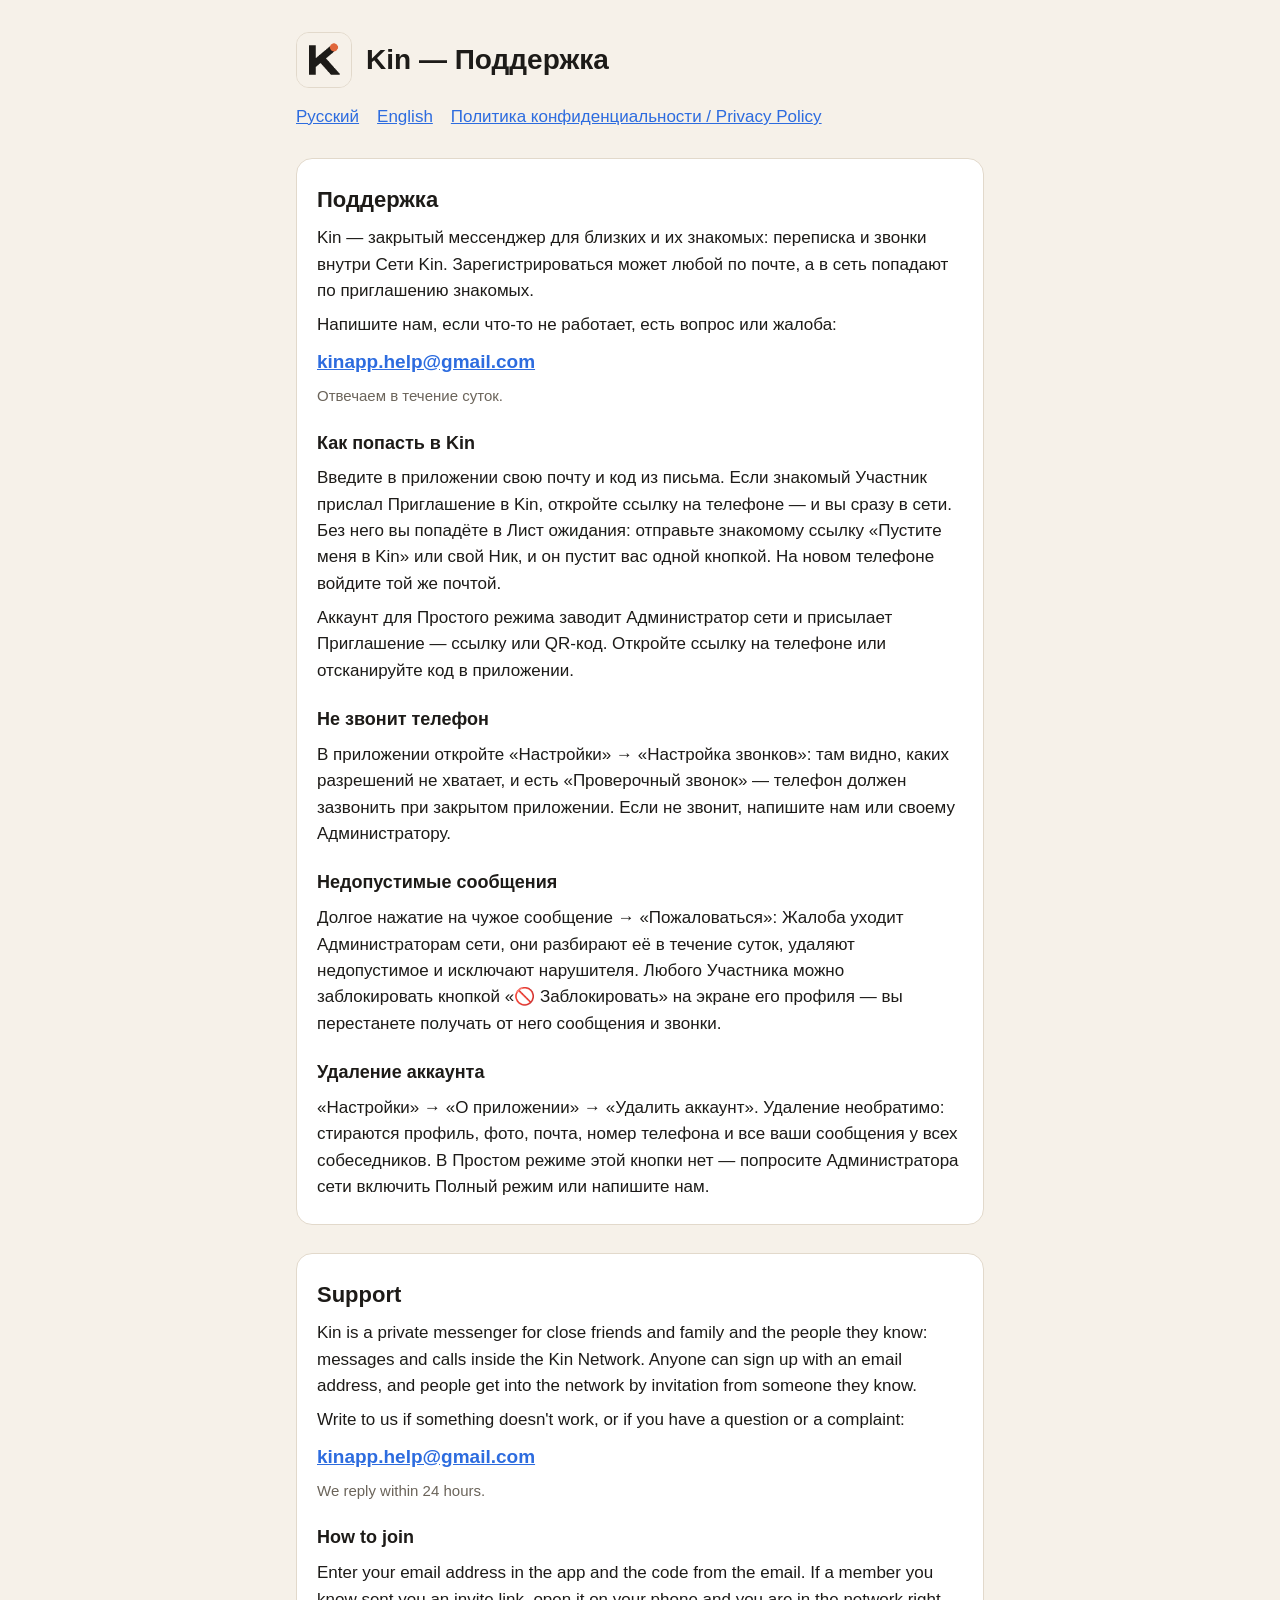
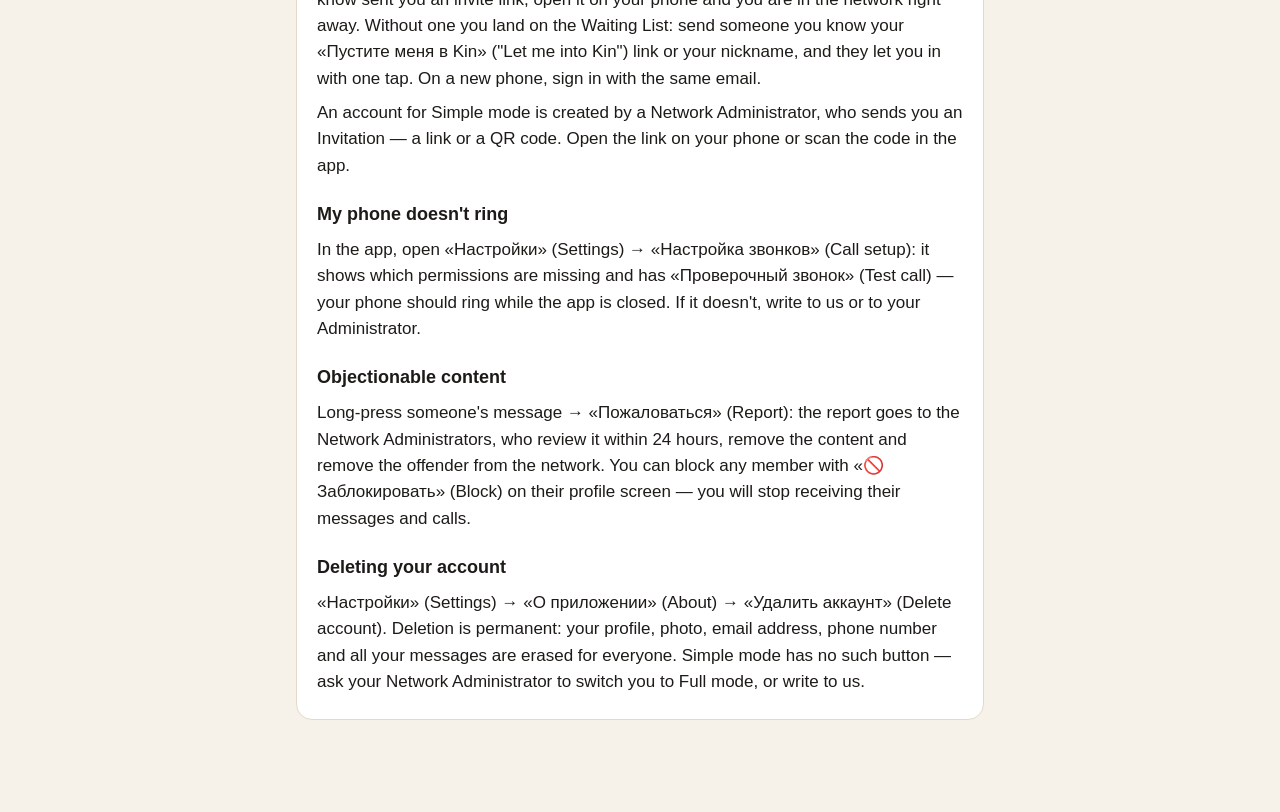
<file: index.html>
<!doctype html>
<html lang="ru">
	<head>
		<meta charset="utf-8" />
		<meta name="viewport" content="width=device-width, initial-scale=1" />
		<meta name="robots" content="noindex" />
		<title>Kin — Поддержка / Support</title>
		<link rel="icon" href="icon.png" />
		<link rel="apple-touch-icon" href="icon.png" />
		<link rel="stylesheet" href="style.css" />
	</head>
	<body>
		<main>
			<header>
				<img src="icon.png" alt="" />
				<h1>Kin — Поддержка</h1>
			</header>
			<nav>
				<a href="#ru">Русский</a>
				<a href="#en">English</a>
				<a href="privacy.html">Политика конфиденциальности / Privacy Policy</a>
			</nav>

			<section id="ru" lang="ru">
				<h2>Поддержка</h2>
				<p>
					Kin — закрытый мессенджер для близких и их знакомых: переписка и звонки внутри Сети Kin. Зарегистрироваться
					может любой по почте, а в сеть попадают по приглашению знакомых.
				</p>
				<p>Напишите нам, если что-то не работает, есть вопрос или жалоба:</p>
				<p class="mail"><a href="mailto:kinapp.help@gmail.com">kinapp.help@gmail.com</a></p>
				<p class="muted">Отвечаем в течение суток.</p>

				<h3>Как попасть в Kin</h3>
				<p>
					Введите в приложении свою почту и код из письма. Если знакомый Участник прислал Приглашение в Kin, откройте
					ссылку на телефоне — и вы сразу в сети. Без него вы попадёте в Лист ожидания: отправьте знакомому ссылку
					«Пустите меня в Kin» или свой Ник, и он пустит вас одной кнопкой. На новом телефоне войдите той же почтой.
				</p>
				<p>
					Аккаунт для Простого режима заводит Администратор сети и присылает Приглашение — ссылку или QR-код. Откройте
					ссылку на телефоне или отсканируйте код в приложении.
				</p>

				<h3>Не звонит телефон</h3>
				<p>
					В приложении откройте «Настройки» → «Настройка звонков»: там видно, каких разрешений не хватает, и есть
					«Проверочный звонок» — телефон должен зазвонить при закрытом приложении. Если не звонит, напишите нам или
					своему Администратору.
				</p>

				<h3>Недопустимые сообщения</h3>
				<p>
					Долгое нажатие на чужое сообщение → «Пожаловаться»: Жалоба уходит Администраторам сети, они разбирают её в
					течение суток, удаляют недопустимое и исключают нарушителя. Любого Участника можно заблокировать кнопкой
					«🚫 Заблокировать» на экране его профиля — вы перестанете получать от него сообщения и звонки.
				</p>

				<h3>Удаление аккаунта</h3>
				<p>
					«Настройки» → «О приложении» → «Удалить аккаунт». Удаление необратимо: стираются профиль, фото, почта,
					номер телефона и все ваши сообщения у всех собеседников. В Простом режиме этой кнопки нет — попросите
					Администратора сети включить Полный режим или напишите нам.
				</p>
			</section>

			<section id="en" lang="en">
				<h2>Support</h2>
				<p>
					Kin is a private messenger for close friends and family and the people they know: messages and calls inside
					the Kin Network. Anyone can sign up with an email address, and people get into the network by invitation
					from someone they know.
				</p>
				<p>Write to us if something doesn't work, or if you have a question or a complaint:</p>
				<p class="mail"><a href="mailto:kinapp.help@gmail.com">kinapp.help@gmail.com</a></p>
				<p class="muted">We reply within 24 hours.</p>

				<h3>How to join</h3>
				<p>
					Enter your email address in the app and the code from the email. If a member you know sent you an invite
					link, open it on your phone and you are in the network right away. Without one you land on the Waiting
					List: send someone you know your «Пустите меня в Kin» ("Let me into Kin") link or your nickname, and they
					let you in with one tap. On a new phone, sign in with the same email.
				</p>
				<p>
					An account for Simple mode is created by a Network Administrator, who sends you an Invitation — a link or a
					QR code. Open the link on your phone or scan the code in the app.
				</p>

				<h3>My phone doesn't ring</h3>
				<p>
					In the app, open «Настройки» (Settings) → «Настройка звонков» (Call setup): it shows which permissions are
					missing and has «Проверочный звонок» (Test call) — your phone should ring while the app is closed. If it doesn't, write to us or to your Administrator.
				</p>

				<h3>Objectionable content</h3>
				<p>
					Long-press someone's message → «Пожаловаться» (Report): the report goes to the Network Administrators, who review it within 24
					hours, remove the content and remove the offender from the network. You can block any member with «🚫 Заблокировать» (Block) on their
					profile screen — you will stop receiving their messages and calls.
				</p>

				<h3>Deleting your account</h3>
				<p>
					«Настройки» (Settings) → «О приложении» (About) → «Удалить аккаунт» (Delete account). Deletion is permanent: your profile, photo, email address, phone number and
					all your messages are erased for everyone. Simple mode has no such button — ask your Network Administrator to switch you to Full
					mode, or write to us.
				</p>
			</section>
		</main>
	</body>
</html>
</file>
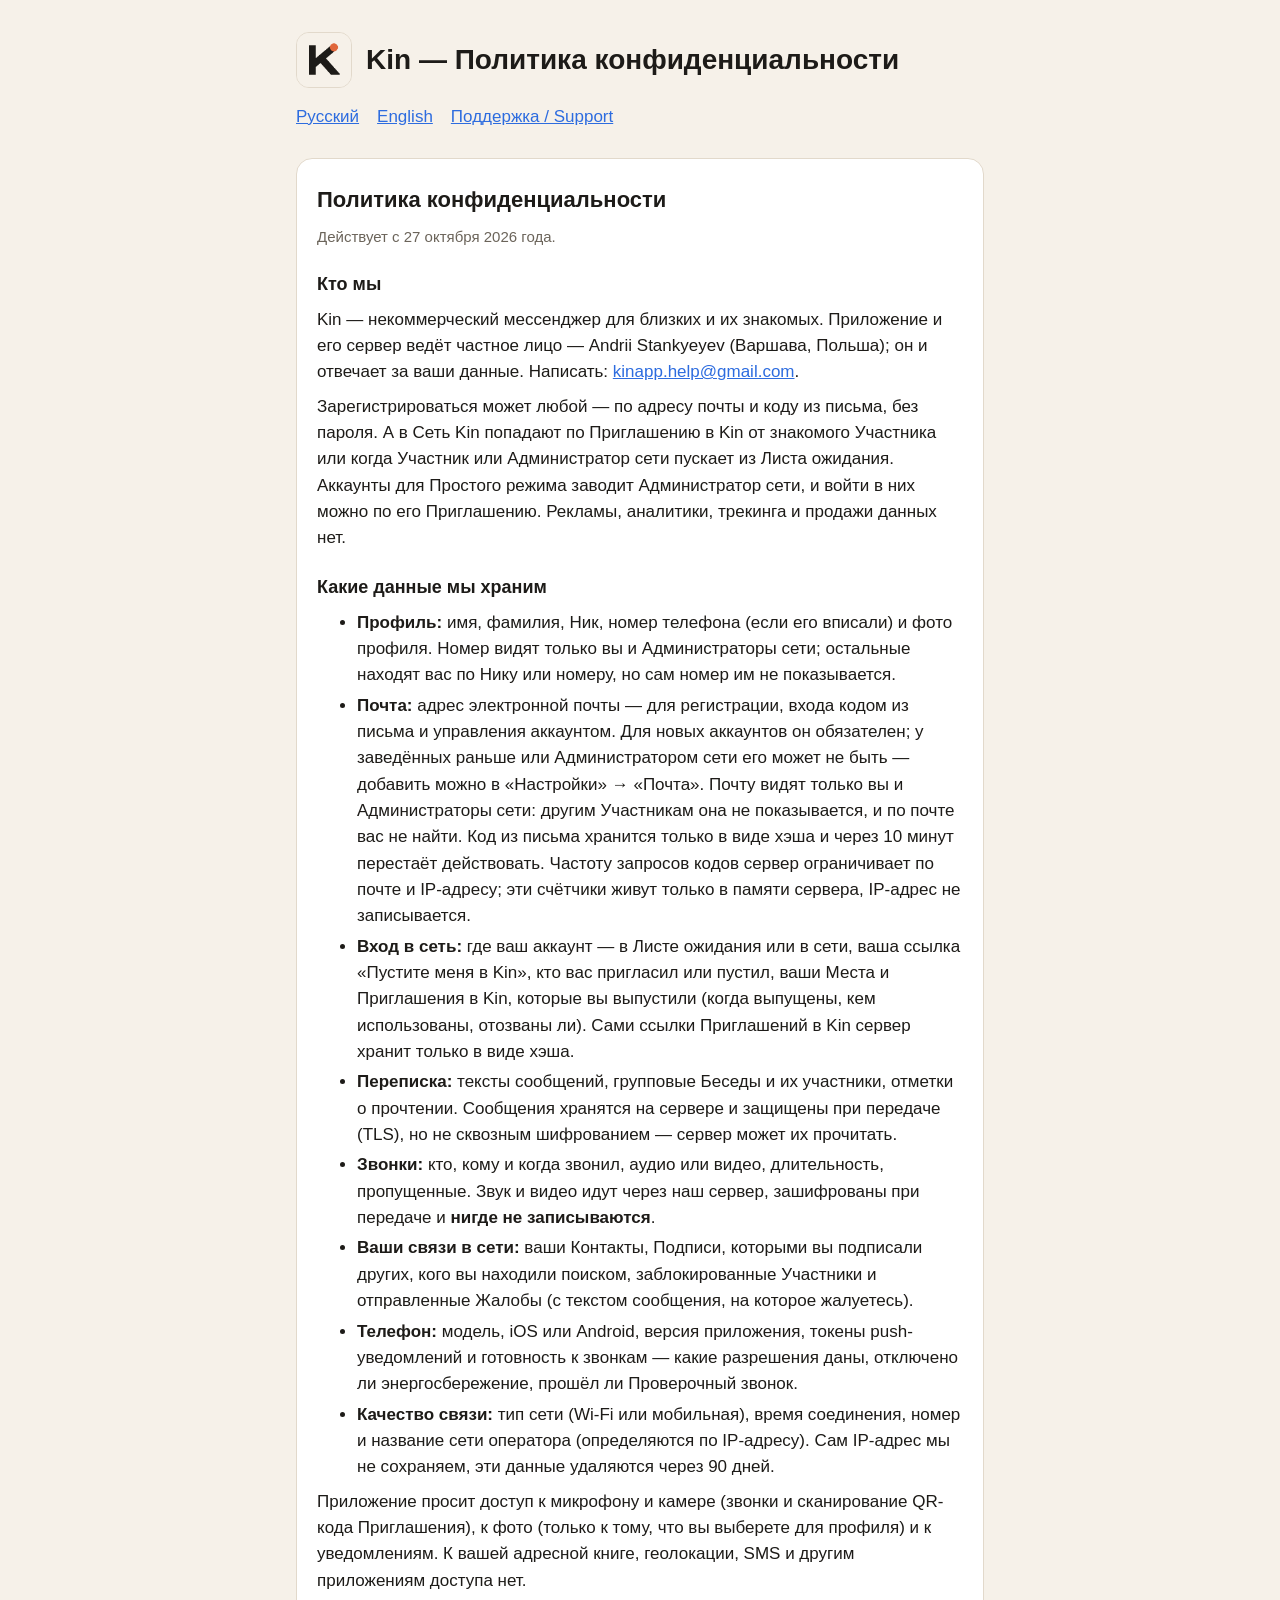
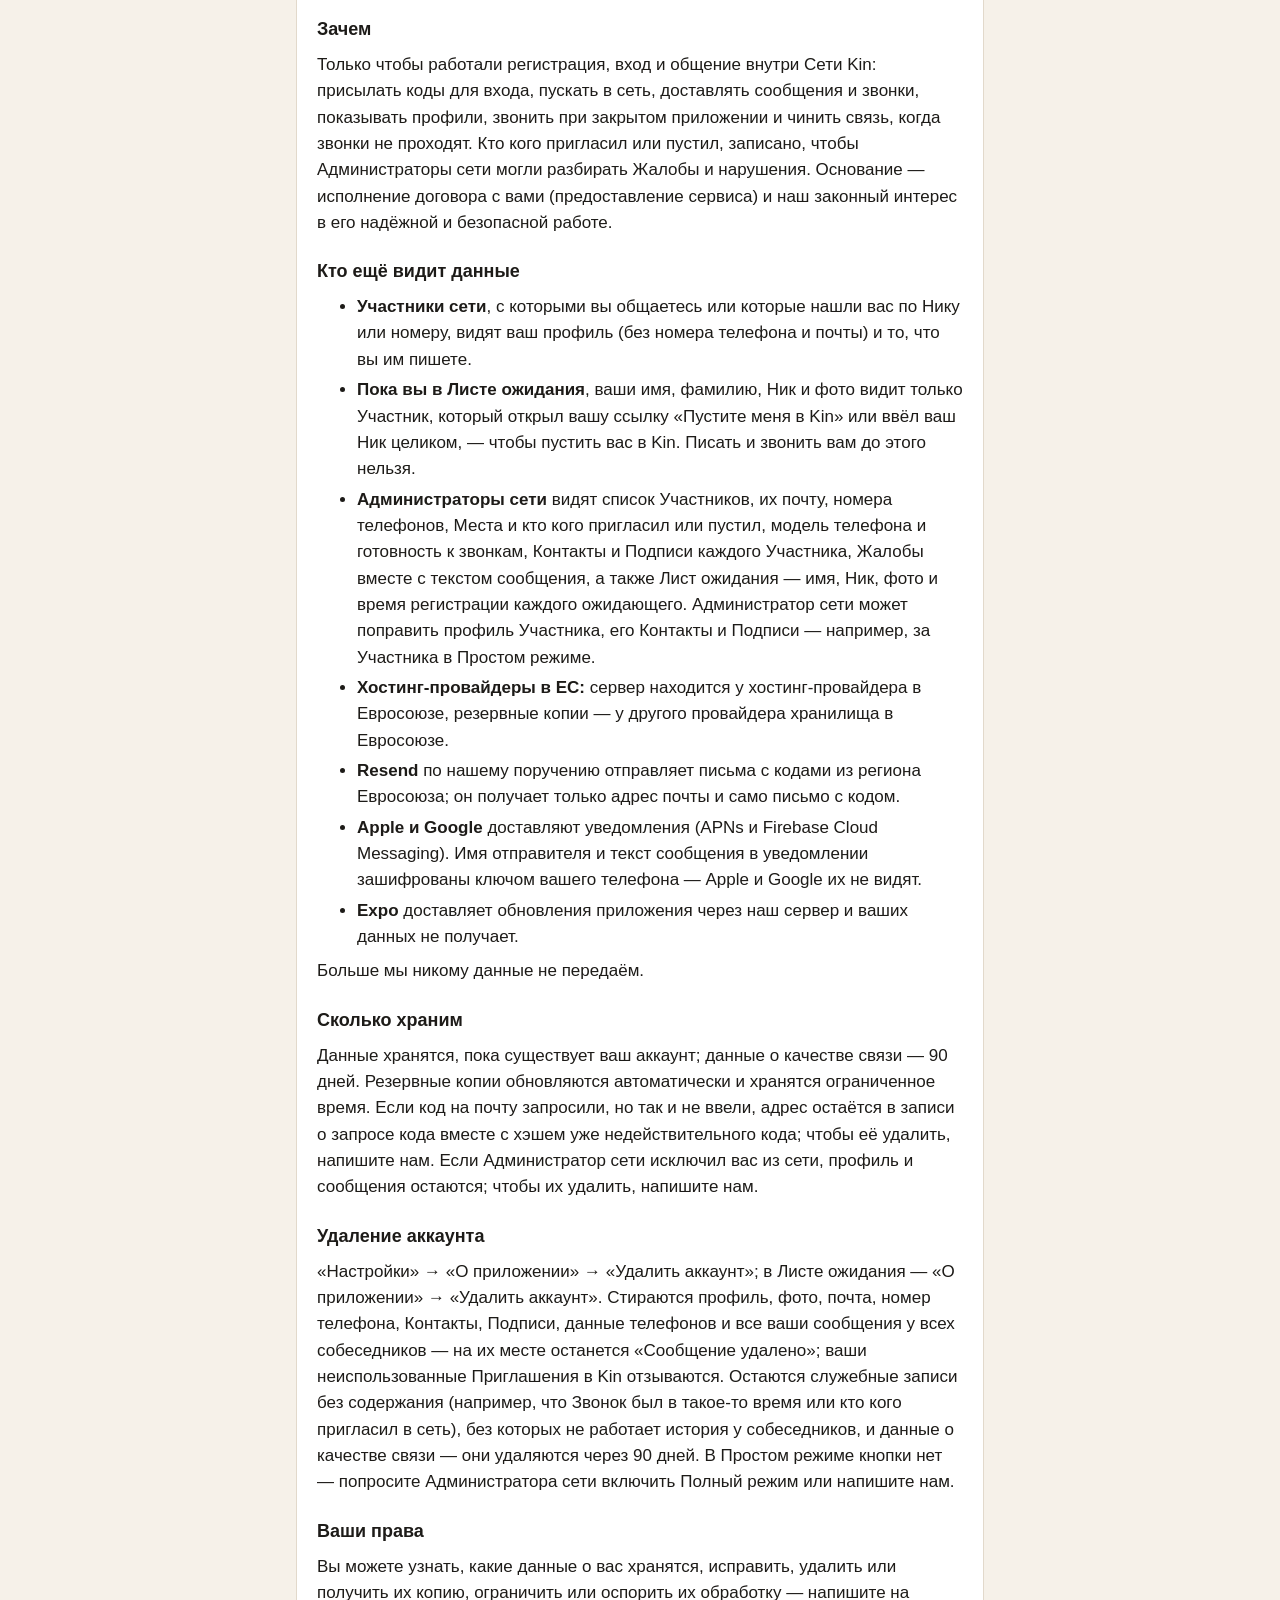
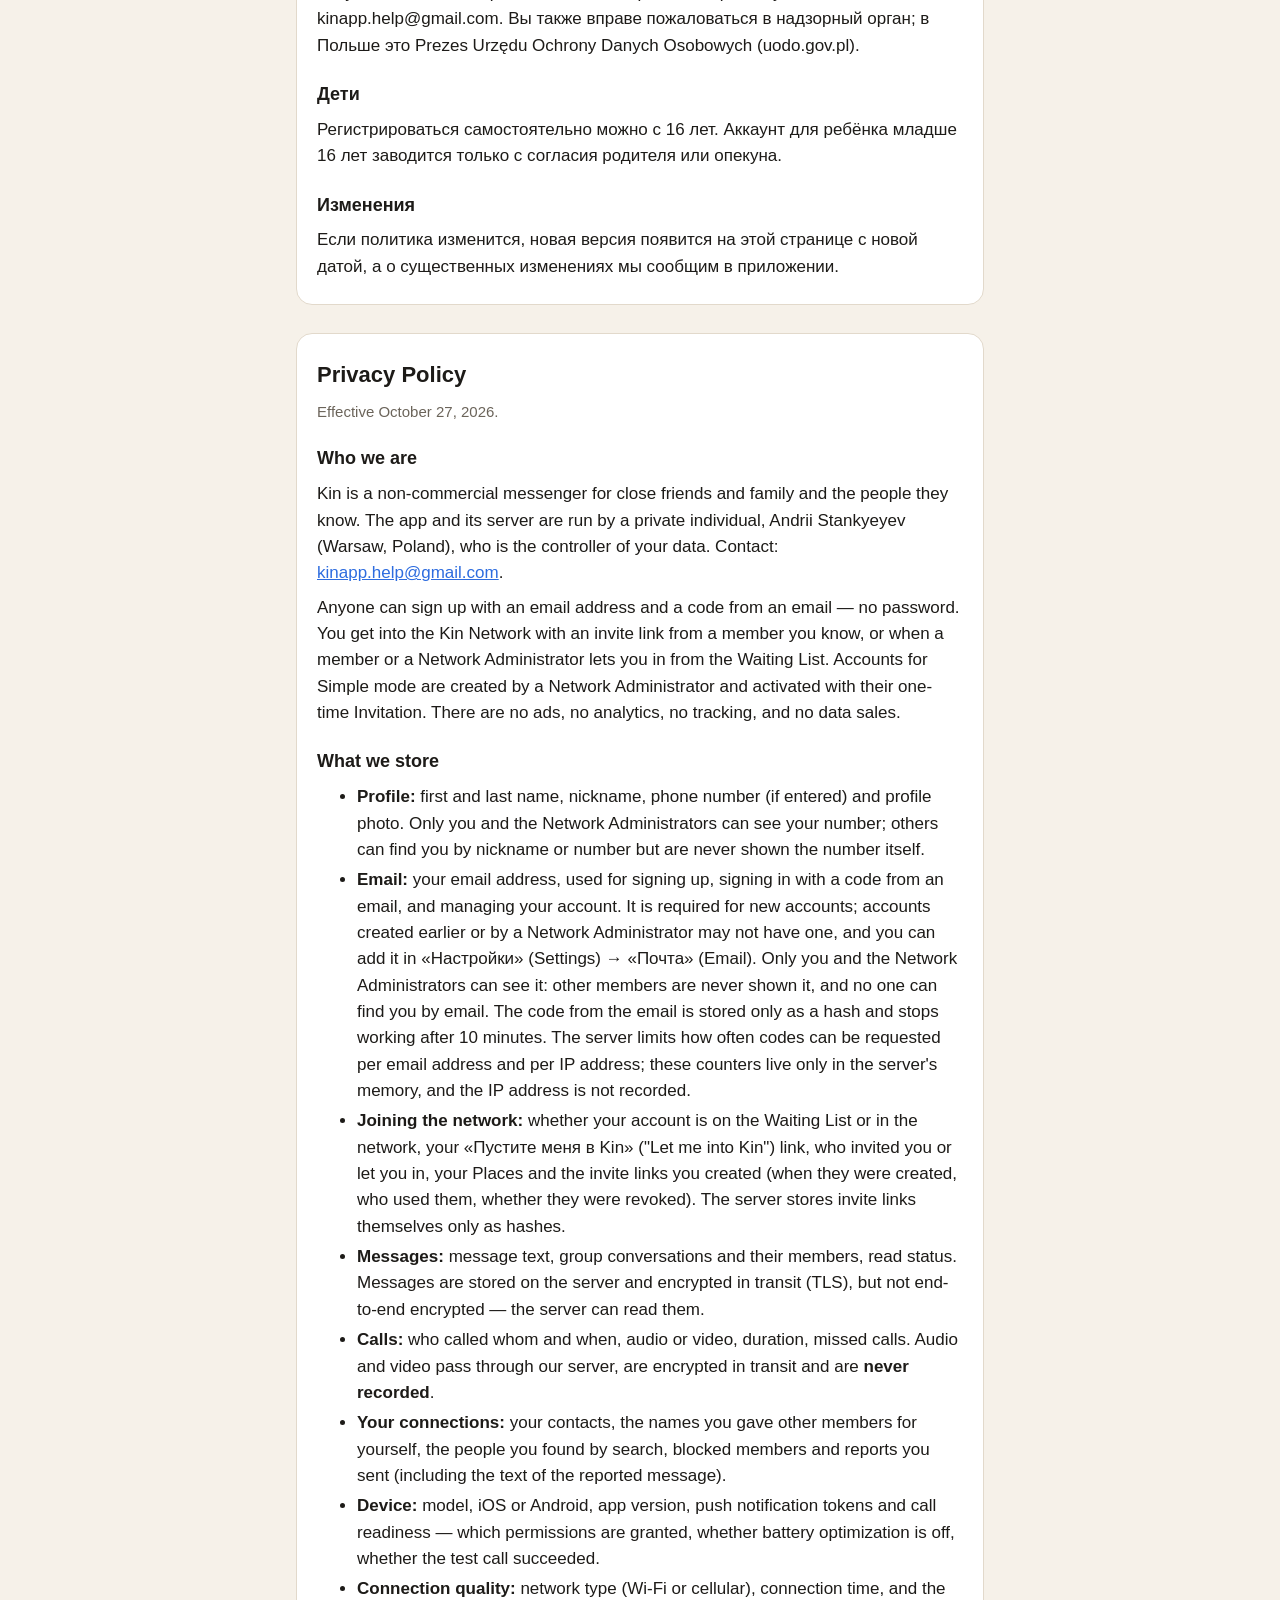
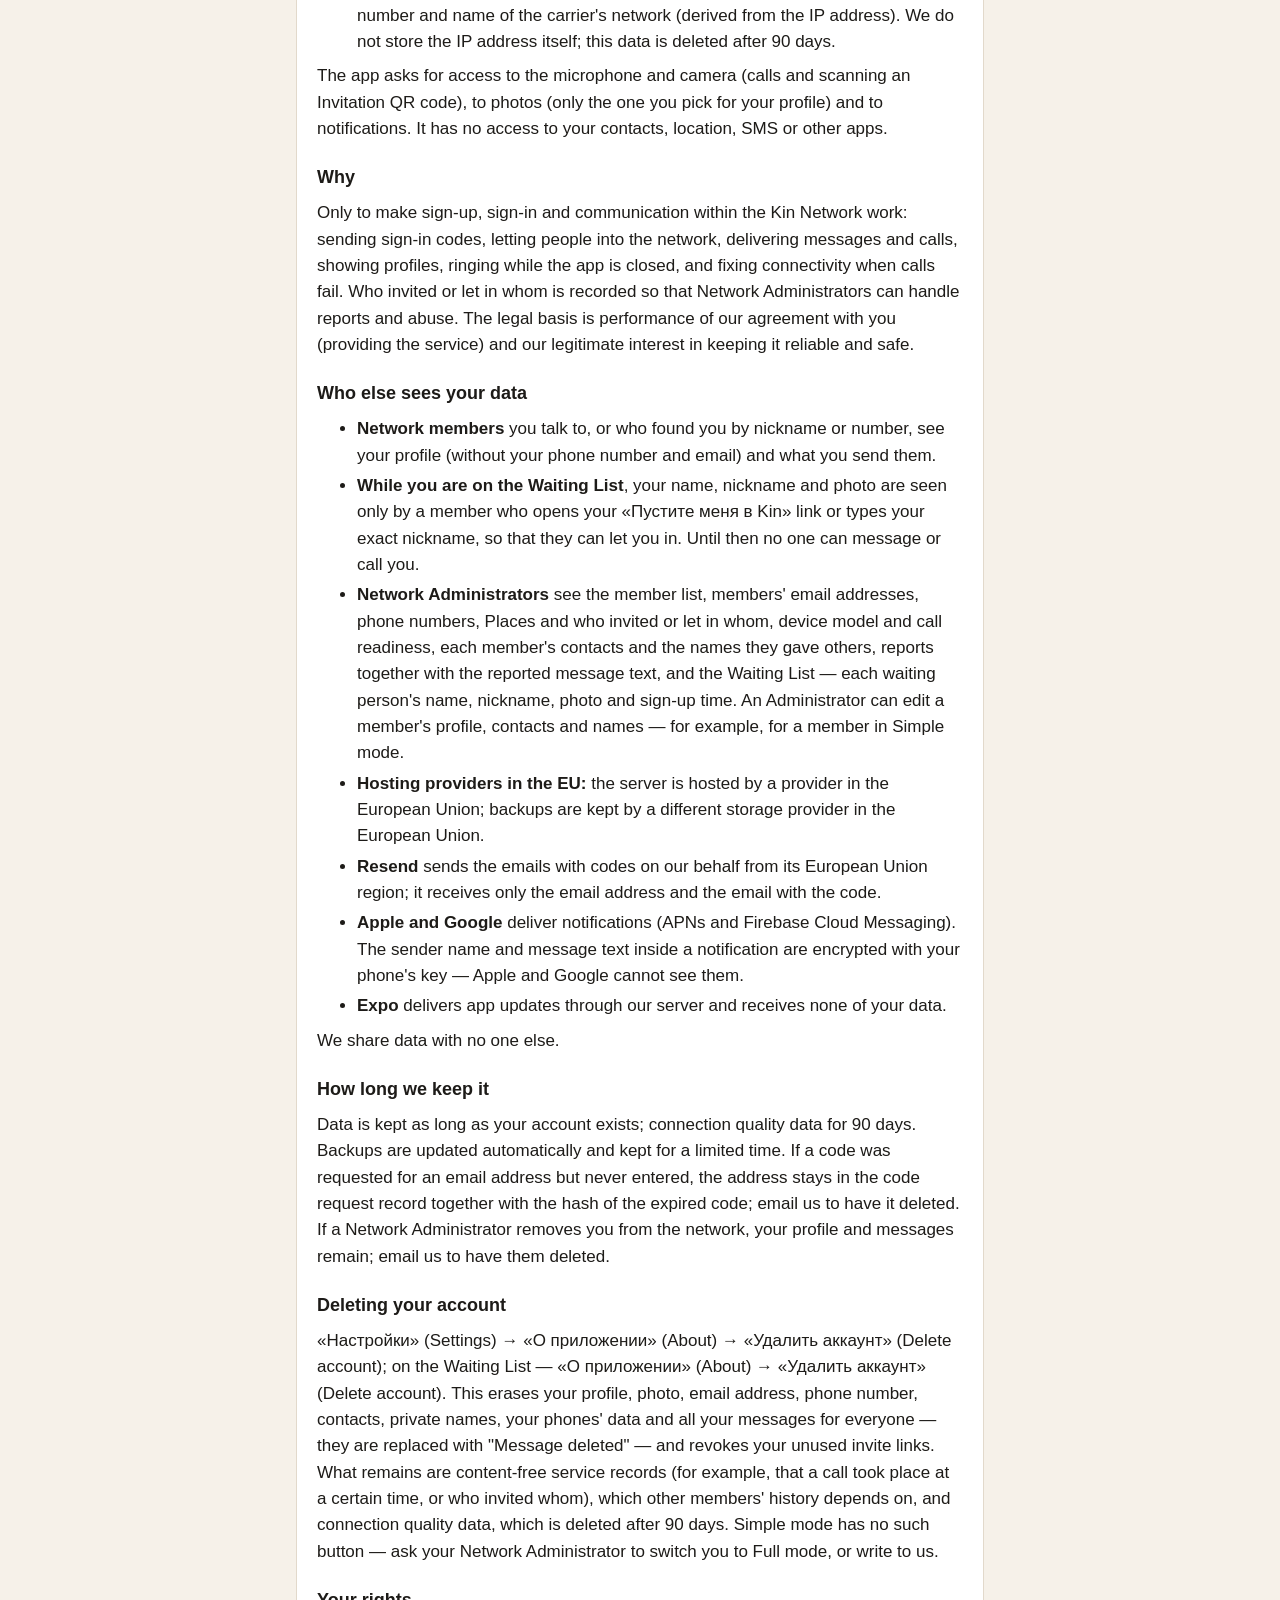
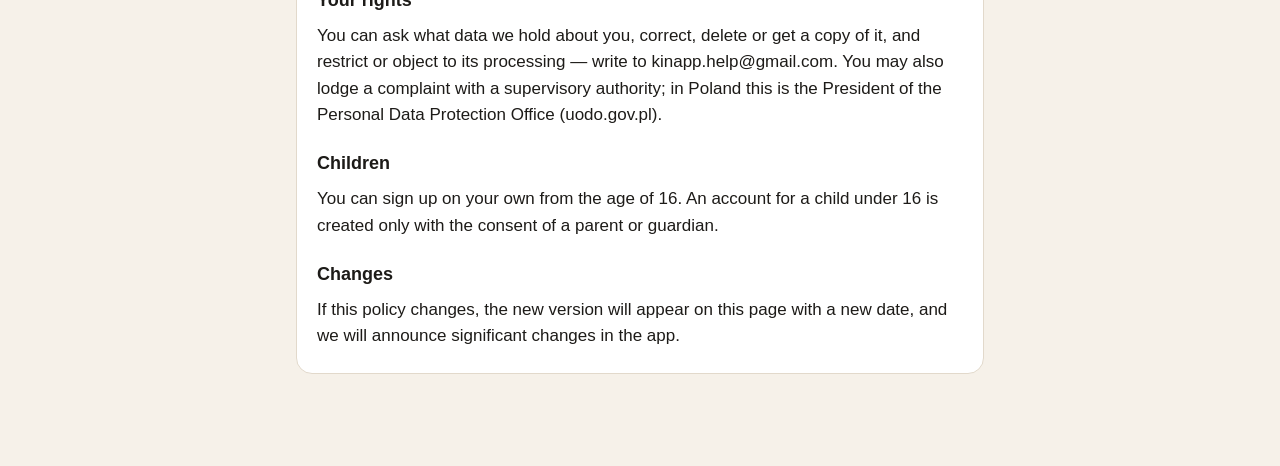
<file: privacy.html>
<!doctype html>
<html lang="ru">
	<head>
		<meta charset="utf-8" />
		<meta name="viewport" content="width=device-width, initial-scale=1" />
		<meta name="robots" content="noindex" />
		<title>Kin — Политика конфиденциальности / Privacy Policy</title>
		<link rel="icon" href="icon.png" />
		<link rel="apple-touch-icon" href="icon.png" />
		<link rel="stylesheet" href="style.css" />
	</head>
	<body>
		<main>
			<header>
				<img src="icon.png" alt="" />
				<h1>Kin — Политика конфиденциальности</h1>
			</header>
			<nav>
				<a href="#ru">Русский</a>
				<a href="#en">English</a>
				<a href="index.html">Поддержка / Support</a>
			</nav>

			<section id="ru" lang="ru">
				<h2>Политика конфиденциальности</h2>
				<p class="muted">Действует с 27 октября 2026 года.</p>

				<h3>Кто мы</h3>
				<p>
					Kin — некоммерческий мессенджер для близких и их знакомых. Приложение и его сервер ведёт частное лицо —
					Andrii Stankyeyev (Варшава, Польша); он и отвечает за ваши данные. Написать: <a
						href="mailto:kinapp.help@gmail.com"
						>kinapp.help@gmail.com</a
					>.
				</p>
				<p>
					Зарегистрироваться может любой — по адресу почты и коду из письма, без пароля. А в Сеть Kin попадают по
					Приглашению в Kin от знакомого Участника или когда Участник или Администратор сети пускает из Листа ожидания.
					Аккаунты для Простого режима заводит Администратор сети, и войти в них можно по его Приглашению. Рекламы,
					аналитики, трекинга и продажи данных нет.
				</p>

				<h3>Какие данные мы храним</h3>
				<ul>
					<li>
						<b>Профиль:</b> имя, фамилия, Ник, номер телефона (если его вписали) и фото профиля. Номер видят только вы
						и Администраторы сети; остальные находят вас по Нику или номеру, но сам номер им не показывается.
					</li>
					<li>
						<b>Почта:</b> адрес электронной почты — для регистрации, входа кодом из письма и управления аккаунтом. Для
						новых аккаунтов он обязателен; у заведённых раньше или Администратором сети его может не быть — добавить
						можно в «Настройки» → «Почта». Почту видят только вы и Администраторы сети: другим Участникам она не
						показывается, и по почте вас не найти. Код из письма хранится только в виде хэша и через 10 минут
						перестаёт действовать. Частоту запросов кодов сервер ограничивает по почте и IP-адресу; эти счётчики живут
						только в памяти сервера, IP-адрес не записывается.
					</li>
					<li>
						<b>Вход в сеть:</b> где ваш аккаунт — в Листе ожидания или в сети, ваша ссылка «Пустите меня в Kin», кто
						вас пригласил или пустил, ваши Места и Приглашения в Kin, которые вы выпустили (когда выпущены, кем
						использованы, отозваны ли). Сами ссылки Приглашений в Kin сервер хранит только в виде хэша.
					</li>
					<li>
						<b>Переписка:</b> тексты сообщений, групповые Беседы и их участники, отметки о прочтении. Сообщения
						хранятся на сервере и защищены при передаче (TLS), но не сквозным шифрованием — сервер может их прочитать.
					</li>
					<li>
						<b>Звонки:</b> кто, кому и когда звонил, аудио или видео, длительность, пропущенные. Звук и видео идут
						через наш сервер, зашифрованы при передаче и <b>нигде не записываются</b>.
					</li>
					<li>
						<b>Ваши связи в сети:</b> ваши Контакты, Подписи, которыми вы подписали других, кого вы находили поиском,
						заблокированные Участники и отправленные Жалобы (с текстом сообщения, на которое жалуетесь).
					</li>
					<li>
						<b>Телефон:</b> модель, iOS или Android, версия приложения, токены push-уведомлений и готовность к
						звонкам — какие разрешения даны, отключено ли энергосбережение, прошёл ли Проверочный звонок.
					</li>
					<li>
						<b>Качество связи:</b> тип сети (Wi-Fi или мобильная), время соединения, номер и название сети оператора
						(определяются по IP-адресу). Сам IP-адрес мы не сохраняем, эти данные удаляются через 90 дней.
					</li>
				</ul>
				<p>
					Приложение просит доступ к микрофону и камере (звонки и сканирование QR-кода Приглашения), к фото (только к
					тому, что вы выберете для профиля) и к уведомлениям. К вашей адресной книге, геолокации, SMS и другим
					приложениям доступа нет.
				</p>

				<h3>Зачем</h3>
				<p>
					Только чтобы работали регистрация, вход и общение внутри Сети Kin: присылать коды для входа, пускать в сеть,
					доставлять сообщения и звонки, показывать профили, звонить при закрытом приложении и чинить связь, когда
					звонки не проходят. Кто кого пригласил или пустил, записано, чтобы Администраторы сети могли разбирать
					Жалобы и нарушения. Основание — исполнение договора с вами (предоставление сервиса) и наш законный интерес в
					его надёжной и безопасной работе.
				</p>

				<h3>Кто ещё видит данные</h3>
				<ul>
					<li>
						<b>Участники сети</b>, с которыми вы общаетесь или которые нашли вас по Нику или номеру, видят ваш профиль
						(без номера телефона и почты) и то, что вы им пишете.
					</li>
					<li>
						<b>Пока вы в Листе ожидания</b>, ваши имя, фамилию, Ник и фото видит только Участник, который открыл вашу
						ссылку «Пустите меня в Kin» или ввёл ваш Ник целиком, — чтобы пустить вас в Kin. Писать и звонить вам до
						этого нельзя.
					</li>
					<li>
						<b>Администраторы сети</b> видят список Участников, их почту, номера телефонов, Места и кто кого пригласил
						или пустил, модель телефона и готовность к звонкам, Контакты и Подписи каждого Участника, Жалобы вместе с
						текстом сообщения, а также Лист ожидания — имя, Ник, фото и время регистрации каждого ожидающего.
						Администратор сети может поправить профиль Участника, его Контакты и Подписи — например, за Участника в
						Простом режиме.
					</li>
					<li>
						<b>Хостинг-провайдеры в ЕС:</b> сервер находится у хостинг-провайдера в Евросоюзе, резервные копии — у
						другого провайдера хранилища в Евросоюзе.
					</li>
					<li>
						<b>Resend</b> по нашему поручению отправляет письма с кодами из региона Евросоюза; он получает только адрес
						почты и само письмо с кодом.
					</li>
					<li>
						<b>Apple и Google</b> доставляют уведомления (APNs и Firebase Cloud Messaging). Имя отправителя и текст
						сообщения в уведомлении зашифрованы ключом вашего телефона — Apple и Google их не видят.
					</li>
					<li>
						<b>Expo</b> доставляет обновления приложения через наш сервер и ваших данных не получает.
					</li>
				</ul>
				<p>Больше мы никому данные не передаём.</p>

				<h3>Сколько храним</h3>
				<p>
					Данные хранятся, пока существует ваш аккаунт; данные о качестве связи — 90 дней. Резервные копии
					обновляются автоматически и хранятся ограниченное время. Если код на почту запросили, но так и не ввели,
					адрес остаётся в записи о запросе кода вместе с хэшем уже недействительного кода; чтобы её удалить, напишите
					нам. Если Администратор сети исключил вас из сети, профиль и сообщения остаются; чтобы их удалить, напишите
					нам.
				</p>

				<h3 id="delete-account">Удаление аккаунта</h3>
				<p>
					«Настройки» → «О приложении» → «Удалить аккаунт»; в Листе ожидания — «О приложении» → «Удалить аккаунт».
					Стираются профиль, фото, почта, номер телефона, Контакты, Подписи, данные телефонов и все ваши сообщения у
					всех собеседников — на их месте останется «Сообщение удалено»; ваши неиспользованные Приглашения в Kin
					отзываются. Остаются служебные записи без содержания (например, что Звонок был в такое-то время или кто кого
					пригласил в сеть), без которых не работает история у собеседников, и данные о качестве связи — они удаляются
					через 90 дней. В Простом режиме кнопки нет — попросите Администратора сети включить Полный режим или напишите
					нам.
				</p>

				<h3>Ваши права</h3>
				<p>
					Вы можете узнать, какие данные о вас хранятся, исправить, удалить или получить их копию, ограничить или
					оспорить их обработку — напишите на kinapp.help@gmail.com. Вы также вправе пожаловаться в надзорный орган; в
					Польше это Prezes Urzędu Ochrony Danych Osobowych (uodo.gov.pl).
				</p>

				<h3>Дети</h3>
				<p>
					Регистрироваться самостоятельно можно с 16 лет. Аккаунт для ребёнка младше 16 лет заводится только с
					согласия родителя или опекуна.
				</p>

				<h3>Изменения</h3>
				<p>
					Если политика изменится, новая версия появится на этой странице с новой датой, а о существенных изменениях мы
					сообщим в приложении.
				</p>
			</section>

			<section id="en" lang="en">
				<h2>Privacy Policy</h2>
				<p class="muted">Effective October 27, 2026.</p>

				<h3>Who we are</h3>
				<p>
					Kin is a non-commercial messenger for close friends and family and the people they know. The app and its
					server are run by a private individual, Andrii Stankyeyev (Warsaw, Poland), who is the controller of your
					data. Contact: <a href="mailto:kinapp.help@gmail.com">kinapp.help@gmail.com</a>.
				</p>
				<p>
					Anyone can sign up with an email address and a code from an email — no password. You get into the Kin
					Network with an invite link from a member you know, or when a member or a Network Administrator lets you in
					from the Waiting List. Accounts for Simple mode are created by a Network Administrator and activated with
					their one-time Invitation. There are no ads, no analytics, no tracking, and no data sales.
				</p>

				<h3>What we store</h3>
				<ul>
					<li>
						<b>Profile:</b> first and last name, nickname, phone number (if entered) and profile photo. Only you and the
						Network Administrators can see your number; others can find you by nickname or number but are never shown
						the number itself.
					</li>
					<li>
						<b>Email:</b> your email address, used for signing up, signing in with a code from an email, and managing
						your account. It is required for new accounts; accounts created earlier or by a Network Administrator may
						not have one, and you can add it in «Настройки» (Settings) → «Почта» (Email). Only you and the Network
						Administrators can see it: other members are never shown it, and no one can find you by email. The code
						from the email is stored only as a hash and stops working after 10 minutes. The server limits how often
						codes can be requested per email address and per IP address; these counters live only in the server's
						memory, and the IP address is not recorded.
					</li>
					<li>
						<b>Joining the network:</b> whether your account is on the Waiting List or in the network, your «Пустите
						меня в Kin» ("Let me into Kin") link, who invited you or let you in, your Places and the invite links you
						created (when they were created, who used them, whether they were revoked). The server stores invite links
						themselves only as hashes.
					</li>
					<li>
						<b>Messages:</b> message text, group conversations and their members, read status. Messages are stored on
						the server and encrypted in transit (TLS), but not end-to-end encrypted — the server can read them.
					</li>
					<li>
						<b>Calls:</b> who called whom and when, audio or video, duration, missed calls. Audio and video pass through
						our server, are encrypted in transit and are <b>never recorded</b>.
					</li>
					<li>
						<b>Your connections:</b> your contacts, the names you gave other members for yourself, the people you found
						by search, blocked members and reports you sent (including the text of the reported message).
					</li>
					<li>
						<b>Device:</b> model, iOS or Android, app version, push notification tokens and call readiness — which
						permissions are granted, whether battery optimization is off, whether the test call succeeded.
					</li>
					<li>
						<b>Connection quality:</b> network type (Wi-Fi or cellular), connection time, and the number and name of
						the carrier's network (derived from the IP address). We do not store the IP address itself; this data is
						deleted after 90 days.
					</li>
				</ul>
				<p>
					The app asks for access to the microphone and camera (calls and scanning an Invitation QR code), to photos
					(only the one you pick for your profile) and to notifications. It has no access to your contacts, location, SMS
					or other apps.
				</p>

				<h3>Why</h3>
				<p>
					Only to make sign-up, sign-in and communication within the Kin Network work: sending sign-in codes, letting
					people into the network, delivering messages and calls, showing profiles, ringing while the app is closed,
					and fixing connectivity when calls fail. Who invited or let in whom is recorded so that Network
					Administrators can handle reports and abuse. The legal basis is performance of our agreement with you
					(providing the service) and our legitimate interest in keeping it reliable and safe.
				</p>

				<h3>Who else sees your data</h3>
				<ul>
					<li>
						<b>Network members</b> you talk to, or who found you by nickname or number, see your profile (without your
						phone number and email) and what you send them.
					</li>
					<li>
						<b>While you are on the Waiting List</b>, your name, nickname and photo are seen only by a member who opens
						your «Пустите меня в Kin» link or types your exact nickname, so that they can let you in. Until then no one
						can message or call you.
					</li>
					<li>
						<b>Network Administrators</b> see the member list, members' email addresses, phone numbers, Places and who
						invited or let in whom, device model and call readiness, each member's contacts and the names they gave
						others, reports together with the reported message text, and the Waiting List — each waiting person's name,
						nickname, photo and sign-up time. An Administrator can edit a member's profile, contacts and names — for
						example, for a member in Simple mode.
					</li>
					<li>
						<b>Hosting providers in the EU:</b> the server is hosted by a provider in the European Union; backups are
						kept by a different storage provider in the European Union.
					</li>
					<li>
						<b>Resend</b> sends the emails with codes on our behalf from its European Union region; it receives only the
						email address and the email with the code.
					</li>
					<li>
						<b>Apple and Google</b> deliver notifications (APNs and Firebase Cloud Messaging). The sender name and
						message text inside a notification are encrypted with your phone's key — Apple and Google cannot see them.
					</li>
					<li><b>Expo</b> delivers app updates through our server and receives none of your data.</li>
				</ul>
				<p>We share data with no one else.</p>

				<h3>How long we keep it</h3>
				<p>
					Data is kept as long as your account exists; connection quality data for 90 days. Backups are updated
					automatically and kept for a limited time. If a code was requested for an email address but never entered,
					the address stays in the code request record together with the hash of the expired code; email us to have it
					deleted. If a Network Administrator removes you from the network, your profile and messages remain; email us
					to have them deleted.
				</p>

				<h3 id="delete-account-en">Deleting your account</h3>
				<p>
					«Настройки» (Settings) → «О приложении» (About) → «Удалить аккаунт» (Delete account); on the Waiting List —
					«О приложении» (About) → «Удалить аккаунт» (Delete account). This erases your profile, photo, email address,
					phone number, contacts, private names, your phones' data and all your messages for everyone — they are
					replaced with "Message deleted" — and revokes your unused invite links. What remains are content-free service
					records (for example, that a call took place at a certain time, or who invited whom), which other members'
					history depends on, and connection quality data, which is deleted after 90 days. Simple mode has no such
					button — ask your Network Administrator to switch you to Full mode, or write to us.
				</p>

				<h3>Your rights</h3>
				<p>
					You can ask what data we hold about you, correct, delete or get a copy of it, and restrict or object to its
					processing — write to kinapp.help@gmail.com. You may also lodge a complaint with a supervisory authority; in Poland
					this is the President of the Personal Data Protection Office (uodo.gov.pl).
				</p>

				<h3>Children</h3>
				<p>
					You can sign up on your own from the age of 16. An account for a child under 16 is created only with the
					consent of a parent or guardian.
				</p>

				<h3>Changes</h3>
				<p>
					If this policy changes, the new version will appear on this page with a new date, and we will announce
					significant changes in the app.
				</p>
			</section>
		</main>
	</body>
</html>
</file>
<file: style.css>
/* Та же тёплая палитра, что в приложении (apps/mobile/src/ui/theme.ts). */
:root {
	--background: #f6f1e9;
	--text: #1d1b18;
	--muted: #6b645a;
	--card: #ffffff;
	--line: #e2d9cb;
	--accent: #e0663a;
	--link: #2d6cdf;
	color-scheme: light dark;
}

@media (prefers-color-scheme: dark) {
	:root {
		--background: #111214;
		--text: #f2f2f2;
		--muted: #9a9a9f;
		--card: #1d1e21;
		--line: #2e2f33;
		--link: #4d8dff;
	}
}

* {
	box-sizing: border-box;
}

body {
	margin: 0;
	background: var(--background);
	color: var(--text);
	font: 17px/1.55 -apple-system, BlinkMacSystemFont, 'Segoe UI', Roboto, Helvetica, Arial, sans-serif;
}

main {
	max-width: 720px;
	margin: 0 auto;
	padding: 32px 16px 64px;
}

header {
	display: flex;
	align-items: center;
	gap: 14px;
	margin-bottom: 8px;
}

header img {
	flex: none;
	width: 56px;
	height: 56px;
	border-radius: 13px;
	border: 1px solid var(--line);
}

header h1 {
	min-width: 0;
	margin: 0;
	font-size: clamp(22px, 6vw, 28px);
	line-height: 1.2;
	overflow-wrap: anywhere;
}

nav {
	display: flex;
	flex-wrap: wrap;
	gap: 6px 18px;
	margin: 16px 0 28px;
	color: var(--muted);
}

a {
	color: var(--link);
}

section {
	background: var(--card);
	border: 1px solid var(--line);
	border-radius: 16px;
	padding: 4px clamp(14px, 4vw, 20px) 16px;
	margin-bottom: 28px;
}

h2 {
	font-size: 22px;
	margin: 20px 0 8px;
}

h3 {
	font-size: 18px;
	margin: 22px 0 6px;
}

p,
ul {
	margin: 8px 0;
}

li + li {
	margin-top: 4px;
}

.muted {
	color: var(--muted);
	font-size: 15px;
}

.mail {
	font-size: 19px;
	font-weight: 600;
	overflow-wrap: anywhere;
}
</file>
